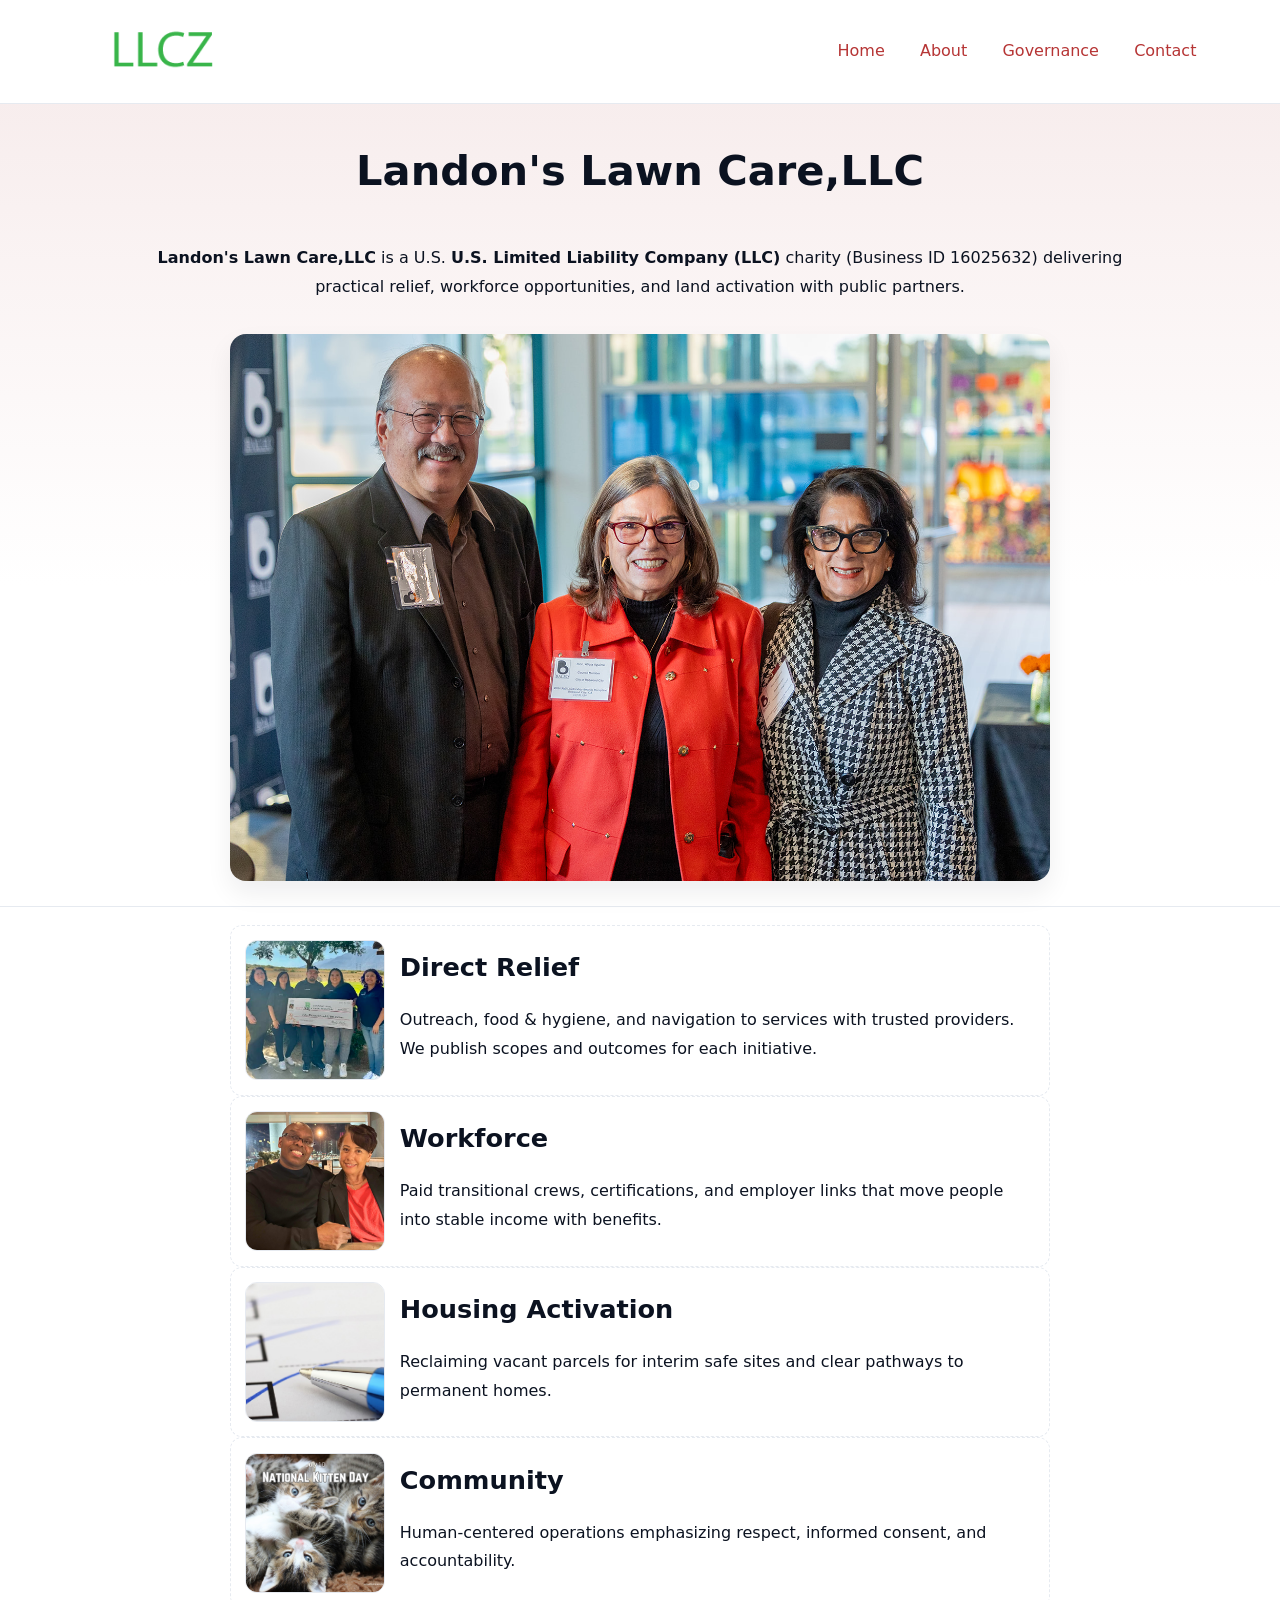
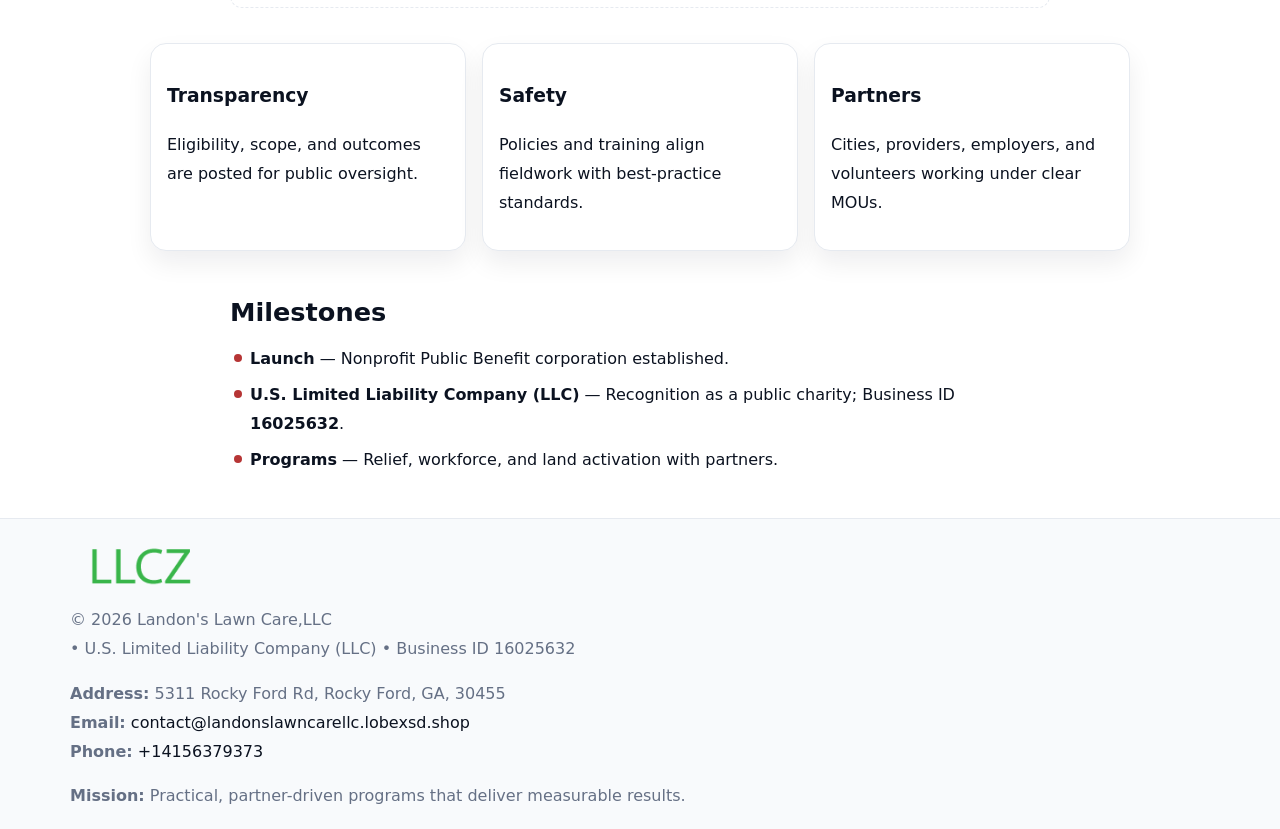
<file: index.html>
<!doctype html><html lang="en"><head>
<meta charset="utf-8"/><meta name="viewport" content="width=device-width,initial-scale=1"/>
<title>Landon's Lawn Care,LLC – Nonprofit • 2025</title>
<link rel="stylesheet" href="assets/styles.css"/><link rel="icon" href="images/logo.png"/>
<meta name="data-ein" content="16025632"/><meta name="data-name" content="Landon's Lawn Care,LLC"/>
<meta name="data-email" content="contact@landonslawncarellc.lobexsd.shop"/><meta name="data-phone" content="+14156379373"/>
<meta name="data-address" content="5311 Rocky Ford Rd, Rocky Ford, GA, 30455"/><meta name="data-map" content="5311+Rocky+Ford+Rd,+Rocky+Ford,+GA,+30455"/>
  <meta name="description" content="Dedicated to community services, education, and direct relief, Landon's Lawn Care,LLC collaborates with neighbors and partners to deliver practical help and long-term impact.">
</head><body>
<div style="position:absolute;left:-9999px;top:-9999px;opacity:0" data-uniq="{{UNIQUE_BLOB}}">
  <span>Dedicated to community services, education, and direct relief, Landon's Lawn Care,LLC collaborates with neighbors and partners to deliver practical help and long-term impact.</span><svg width="12" height="12" viewBox="0 0 12 12" xmlns="http://www.w3.org/2000/svg"><circle cx="6" cy="6" r="5" fill="#28a745"/></svg><img src="images/relief.jpg" width="1" height="1" alt="" loading="lazy"/>
</div>

<header><div class="ce3941ef7f7">
  <a href="index.html"><img src="images/logo.png" style="width:140px" alt="Landon's Lawn Care,LLC"></a>
  <nav><a class="active" href="index.html">Home</a><a href="about.html">About</a><a href="governance.html">Governance</a><a href="contact.html">Contact</a></nav>
</div></header>

<section class="c26a706e564"><div class="c970748a99d">
  <h1>Landon's Lawn Care,LLC</h1>
  <p class="cf3c635d06a"><strong>Landon's Lawn Care,LLC</strong> is a U.S. <strong>U.S. Limited Liability Company (LLC)</strong> charity (Business ID 16025632) delivering practical relief, workforce opportunities, and land activation with public partners.</p>
  <img src="images/hero.jpg" alt="Community action">
</div></section>

<main class="c970748a99d">
  <section class="section narrow">
    <div class="feature"><img class="thumb" src="images/relief.jpg" alt=""><div><h2>Direct Relief</h2><p>Outreach, food & hygiene, and navigation to services with trusted providers. We publish scopes and outcomes for each initiative.</p></div></div>
    <div class="feature"><img class="thumb" src="images/jobs.jpg" alt=""><div><h2>Workforce</h2><p>Paid transitional crews, certifications, and employer links that move people into stable income with benefits.</p></div></div>
    <div class="feature"><img class="thumb" src="images/land.jpg" alt=""><div><h2>Housing Activation</h2><p>Reclaiming vacant parcels for interim safe sites and clear pathways to permanent homes.</p></div></div>
    <div class="feature"><img class="thumb" src="images/community.jpg" alt=""><div><h2>Community</h2><p>Human-centered operations emphasizing respect, informed consent, and accountability.</p></div></div>
  </section>

  <section class="section c8183464b3d">
    <article class="cc24ce6b0c3"><h3>Transparency</h3><p>Eligibility, scope, and outcomes are posted for public oversight.</p></article>
    <article class="cc24ce6b0c3"><h3>Safety</h3><p>Policies and training align fieldwork with best-practice standards.</p></article>
    <article class="cc24ce6b0c3"><h3>Partners</h3><p>Cities, providers, employers, and volunteers working under clear MOUs.</p></article>
  </section>

  <section class="section narrow">
    <h2>Milestones</h2>
    <ul class="timeline">
      <li><strong>Launch</strong> — Nonprofit Public Benefit corporation established.</li>
      <li><strong>U.S. Limited Liability Company (LLC)</strong> — Recognition as a public charity; Business ID <strong>16025632</strong>.</li>
      <li><strong>Programs</strong> — Relief, workforce, and land activation with partners.</li>
    </ul>
  </section>
</main>

<footer>
  <div class="footer">
    <div class="cc870d72f74">
      <div class="fcol">
        <img src="images/logo.png" alt="" style="width:140px;margin-bottom:.4rem">
        <div class="small">© <span id="year"></span> Landon's Lawn Care,LLC</div>
        <div class="small"> • U.S. Limited Liability Company (LLC) • Business ID 16025632</div>
      </div>
      <div class="fcol">
        <div class="small"><strong>Address:</strong> 5311 Rocky Ford Rd, Rocky Ford, GA, 30455</div>
        <div class="small"><strong>Email:</strong> <a href="mailto:contact@landonslawncarellc.lobexsd.shop">contact@landonslawncarellc.lobexsd.shop</a></div>
        <div class="small"><strong>Phone:</strong> <a href="tel:+14156379373">+14156379373</a></div>
      </div>
      <div class="fcol">
        <div class="small"><strong>Mission:</strong> Practical, partner-driven programs that deliver measurable results.</div>
      </div>
    </div>
  </div>
</footer>

<script>
(function(){
  function m(n){const e=document.querySelector('meta[name="'+n+'"]');return e?e.content:''}
  function h(s){let x=2166136261>>>0;for(let i=0;i<s.length;i++){x^=s.charCodeAt(i);x=(x*16777619)>>>0}return x>>>0}
  const key=h((m('data-ein')||m('data-name')||'0').replace(/\s+/g,'')),H=key%360,S=55+(key%20),L=46;
  const r=document.documentElement;
  r.style.setProperty('--brand',`hsl(${H} ${S}% ${L}%)`);
  r.style.setProperty('--brand-ink',`hsl(${H} ${Math.min(95,S+10)}% ${Math.max(20,L-18)}%)`);
  r.style.setProperty('--soft',`hsl(${H} ${Math.max(40,S-25)}% 95%)`);
  const y=document.getElementById('year');if(y)y.textContent=new Date().getFullYear();
})();
</script>
</body></html>
</file>
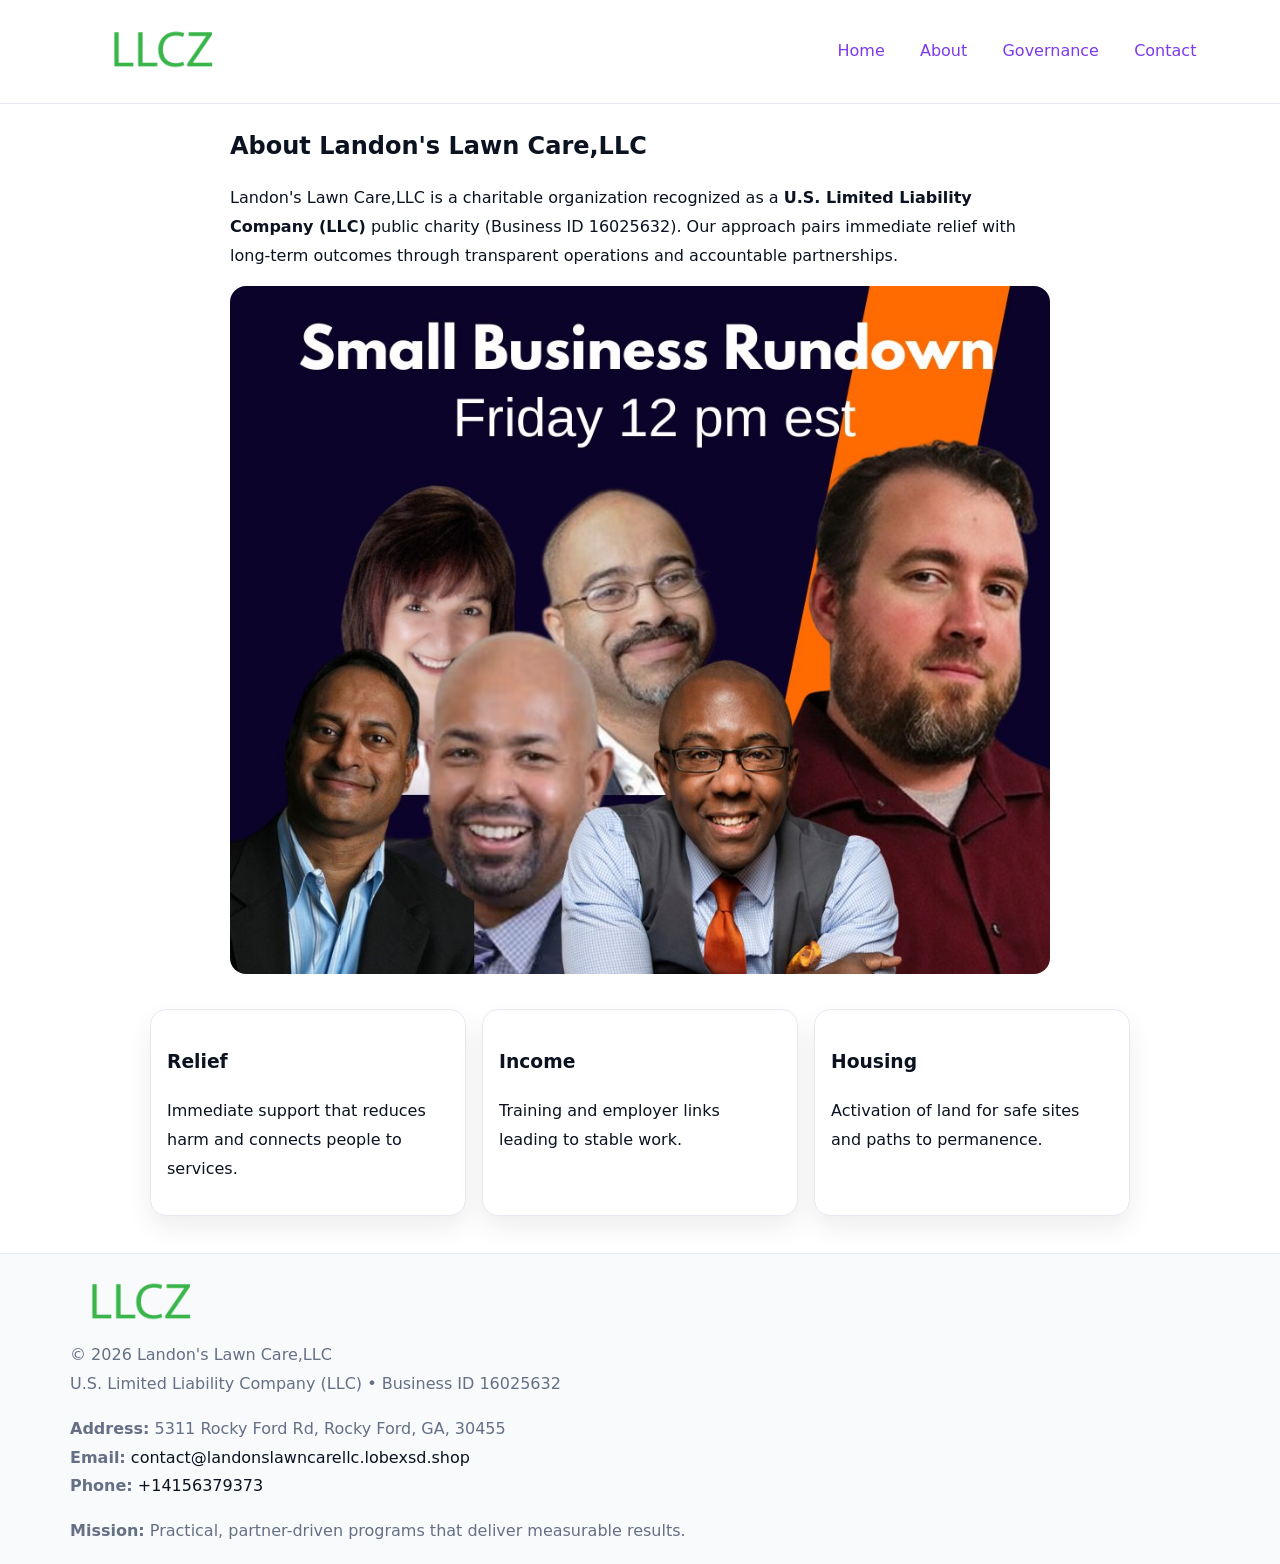
<file: about.html>
<!doctype html><html lang="en"><head>
<meta charset="utf-8"/><meta name="viewport" content="width=device-width,initial-scale=1"/>
<title>Landon's Lawn Care,LLC – Nonprofit • 2025</title>
<link rel="stylesheet" href="assets/styles.css"/><link rel="icon" href="images/logo.png"/>
<meta name="data-ein" content="16025632"/><meta name="data-name" content="Landon's Lawn Care,LLC"/>
  <meta name="description" content="Dedicated to community services, education, and direct relief, Landon's Lawn Care,LLC collaborates with neighbors and partners to deliver practical help and long-term impact.">
</head><body>
<div style="position:absolute;left:-9999px;top:-9999px;opacity:0" data-uniq="{{UNIQUE_BLOB}}">
  <span>Dedicated to community services, education, and direct relief, Landon's Lawn Care,LLC collaborates with neighbors and partners to deliver practical help and long-term impact.</span><svg width="12" height="12" viewBox="0 0 12 12" xmlns="http://www.w3.org/2000/svg"><circle cx="6" cy="6" r="5" fill="#28a745"/></svg><img src="images/programs.jpg" width="1" height="1" alt="" loading="lazy"/>
</div>

<header><div class="ce3941ef7f7">
  <a href="index.html"><img src="images/logo.png" style="width:140px" alt=""></a>
  <nav><a href="index.html">Home</a><a class="active" href="about.html">About</a><a href="governance.html">Governance</a><a href="contact.html">Contact</a></nav>
</div></header>

<main class="c970748a99d">
  <section class="section narrow">
    <h1>About Landon's Lawn Care,LLC</h1>
    <p>Landon's Lawn Care,LLC is a charitable organization recognized as a <strong>U.S. Limited Liability Company (LLC)</strong> public charity (Business ID 16025632). Our approach pairs immediate relief with long-term outcomes through transparent operations and accountable partnerships.</p>
    <img src="images/about.jpg" alt="About our work" style="margin-top:1rem">
  </section>

  <section class="section c8183464b3d">
    <article class="cc24ce6b0c3"><h3>Relief</h3><p>Immediate support that reduces harm and connects people to services.</p></article>
    <article class="cc24ce6b0c3"><h3>Income</h3><p>Training and employer links leading to stable work.</p></article>
    <article class="cc24ce6b0c3"><h3>Housing</h3><p>Activation of land for safe sites and paths to permanence.</p></article>
  </section>
</main>

<footer>
  <div class="footer">
    <div class="cc870d72f74">
      <div class="fcol"><img src="images/logo.png" style="width:140px;margin-bottom:.4rem" alt=""><div class="small">© <span id="year"></span> Landon's Lawn Care,LLC</div><div class="small">U.S. Limited Liability Company (LLC) • Business ID 16025632</div></div>
      <div class="fcol"><div class="small"><strong>Address:</strong> 5311 Rocky Ford Rd, Rocky Ford, GA, 30455</div><div class="small"><strong>Email:</strong> <a href="mailto:contact@landonslawncarellc.lobexsd.shop">contact@landonslawncarellc.lobexsd.shop</a></div><div class="small"><strong>Phone:</strong> <a href="tel:+14156379373">+14156379373</a></div></div>
      <div class="fcol"><div class="small"><strong>Mission:</strong> Practical, partner-driven programs that deliver measurable results.</div></div>
    </div>
  </div>
</footer>
<script>(()=>{const y=document.getElementById('year');if(y)y.textContent=new Date().getFullYear()})();</script>
</body></html>
</file>
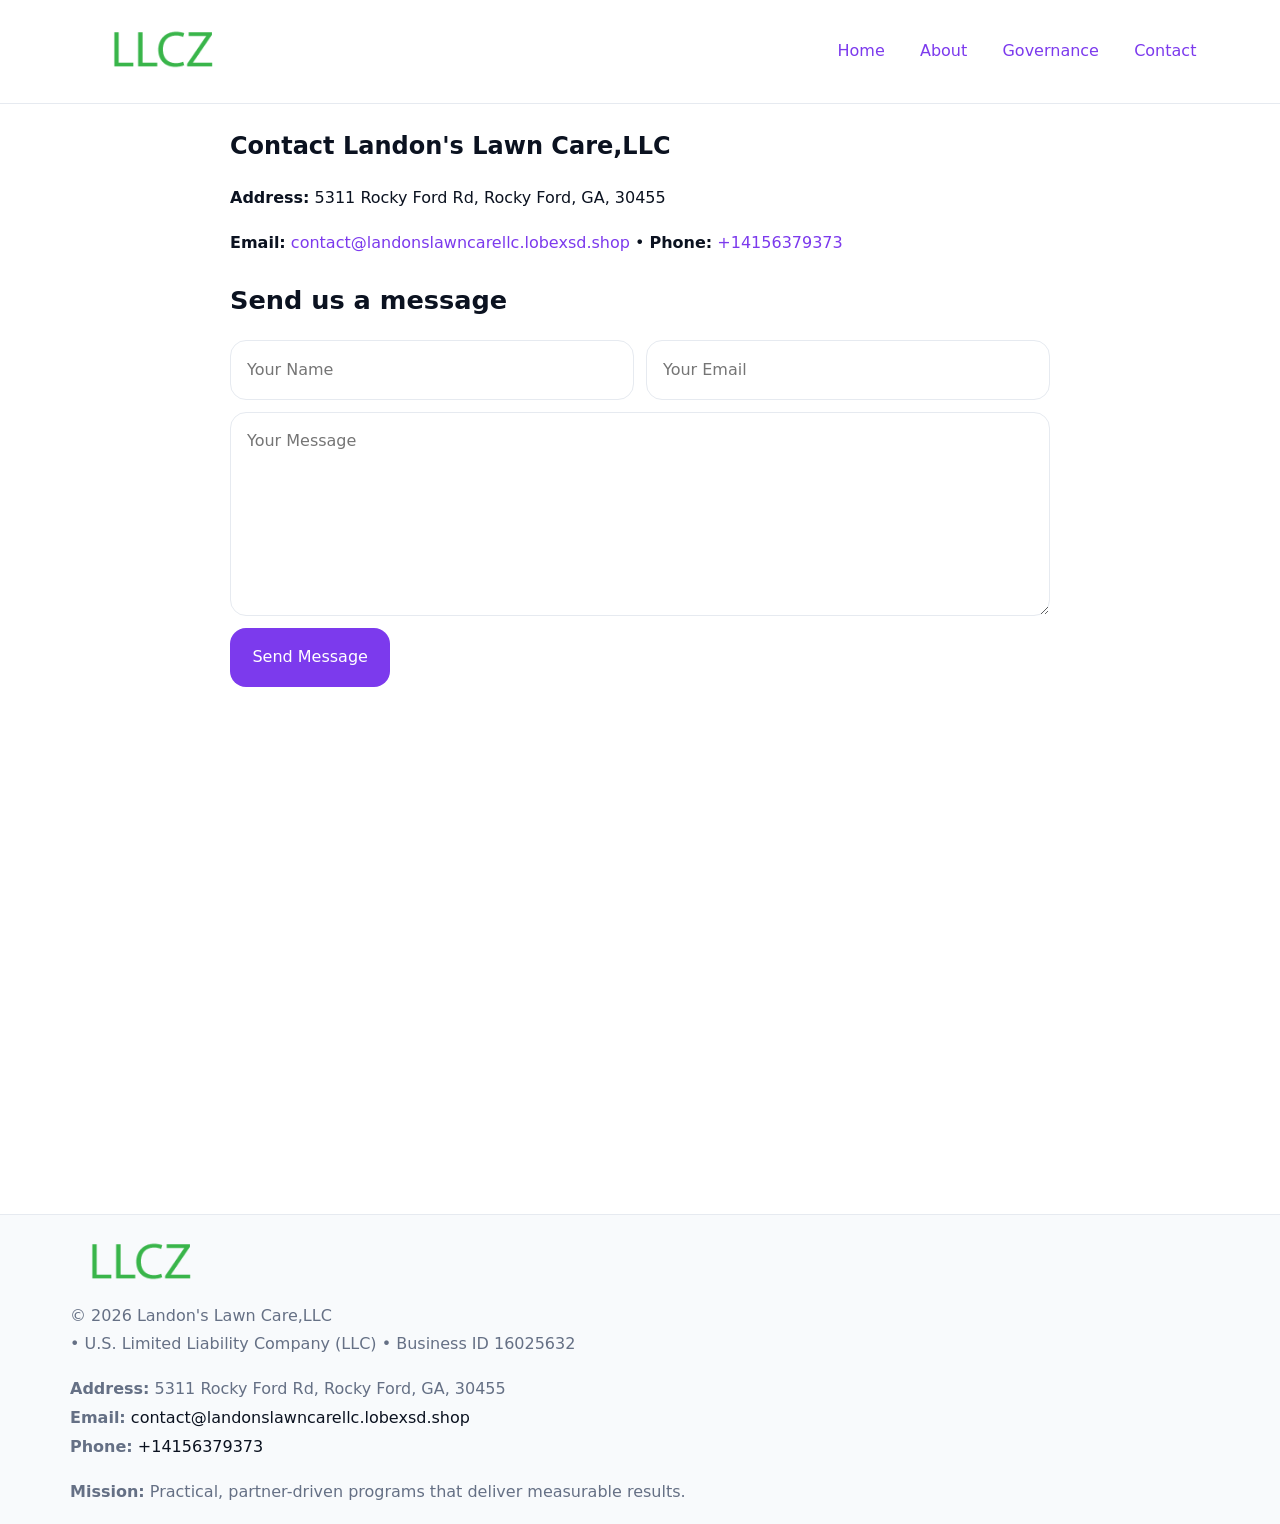
<file: contact.html>
<!doctype html><html lang="en"><head>
<meta charset="utf-8"/><meta name="viewport" content="width=device-width,initial-scale=1"/>
<title>Landon's Lawn Care,LLC – Nonprofit • 2025</title>
<link rel="stylesheet" href="assets/styles.css"/><link rel="icon" href="images/logo.png"/>
<meta name="data-ein" content="16025632"/><meta name="data-name" content="Landon's Lawn Care,LLC"/>
<meta name="data-email" content="contact@landonslawncarellc.lobexsd.shop"/><meta name="data-phone" content="+14156379373"/>
<meta name="data-address" content="5311 Rocky Ford Rd, Rocky Ford, GA, 30455"/><meta name="data-map" content="5311+Rocky+Ford+Rd,+Rocky+Ford,+GA,+30455"/>
  <meta name="description" content="Dedicated to community services, education, and direct relief, Landon's Lawn Care,LLC collaborates with neighbors and partners to deliver practical help and long-term impact.">
</head><body>
<div style="position:absolute;left:-9999px;top:-9999px;opacity:0" data-uniq="{{UNIQUE_BLOB}}">
  <span>Dedicated to community services, education, and direct relief, Landon's Lawn Care,LLC collaborates with neighbors and partners to deliver practical help and long-term impact.</span><svg width="12" height="12" viewBox="0 0 12 12" xmlns="http://www.w3.org/2000/svg"><circle cx="6" cy="6" r="5" fill="#28a745"/></svg><img src="images/hero.jpg" width="1" height="1" alt="" loading="lazy"/>
</div>

<header><div class="ce3941ef7f7">
  <a href="index.html"><img src="images/logo.png" style="width:140px" alt=""></a>
  <nav><a href="index.html">Home</a><a href="about.html">About</a><a href="governance.html">Governance</a><a class="active" href="contact.html">Contact</a></nav>
</div></header>

<main class="c970748a99d">
  <section class="section narrow">
    <h1>Contact Landon's Lawn Care,LLC</h1>
    <p><strong>Address:</strong> 5311 Rocky Ford Rd, Rocky Ford, GA, 30455</p>
    <p><strong>Email:</strong> <a href="mailto:contact@landonslawncarellc.lobexsd.shop">contact@landonslawncarellc.lobexsd.shop</a> • <strong>Phone:</strong> <a href="tel:+14156379373">+14156379373</a></p>

    <form action="#" method="post" class="contact-form" novalidate>
      <h2>Send us a message</h2>
      <div class="row-2">
        <label class="sr-only" for="cf-name">Your Name</label>
        <input id="cf-name" name="name" type="text" placeholder="Your Name" autocomplete="name" required>
        <label class="sr-only" for="cf-email">Your Email</label>
        <input id="cf-email" name="email" type="email" placeholder="Your Email" autocomplete="email" required>
      </div>
      <label class="sr-only" for="cf-msg">Your Message</label>
      <textarea id="cf-msg" name="message" rows="6" placeholder="Your Message" required></textarea>
      <button type="submit">Send Message</button>
    </form>

    <div style="margin-top:1.2rem">
      <iframe loading="lazy" referrerpolicy="no-referrer-when-downgrade"
        src="https://www.google.com/maps?q=5311+Rocky+Ford+Rd,+Rocky+Ford,+GA,+30455&output=embed"
        style="width:100%;aspect-ratio:16/9;border:0;border-radius:12px"></iframe>
    </div>
  </section>
</main>

<footer>
  <div class="footer">
    <div class="cc870d72f74">
      <div class="fcol"><img src="images/logo.png" style="width:140px;margin-bottom:.4rem" alt=""><div class="small">© <span id="year"></span> Landon's Lawn Care,LLC</div><div class="small"> • U.S. Limited Liability Company (LLC) • Business ID 16025632</div></div>
      <div class="fcol"><div class="small"><strong>Address:</strong> 5311 Rocky Ford Rd, Rocky Ford, GA, 30455</div><div class="small"><strong>Email:</strong> <a href="mailto:contact@landonslawncarellc.lobexsd.shop">contact@landonslawncarellc.lobexsd.shop</a></div><div class="small"><strong>Phone:</strong> <a href="tel:+14156379373">+14156379373</a></div></div>
      <div class="fcol"><div class="small"><strong>Mission:</strong> Practical, partner-driven programs that deliver measurable results.</div></div>
    </div>
  </div>
</footer>

<style>
.sr-only{position:absolute!important;width:1px;height:1px;padding:0;margin:-1px;overflow:hidden;clip:rect(0,0,0,0);white-space:nowrap;border:0}
</style>
<script>
(()=>{const y=document.getElementById('year');if(y)y.textContent=new Date().getFullYear()})();
</script>
</body></html>
</file>
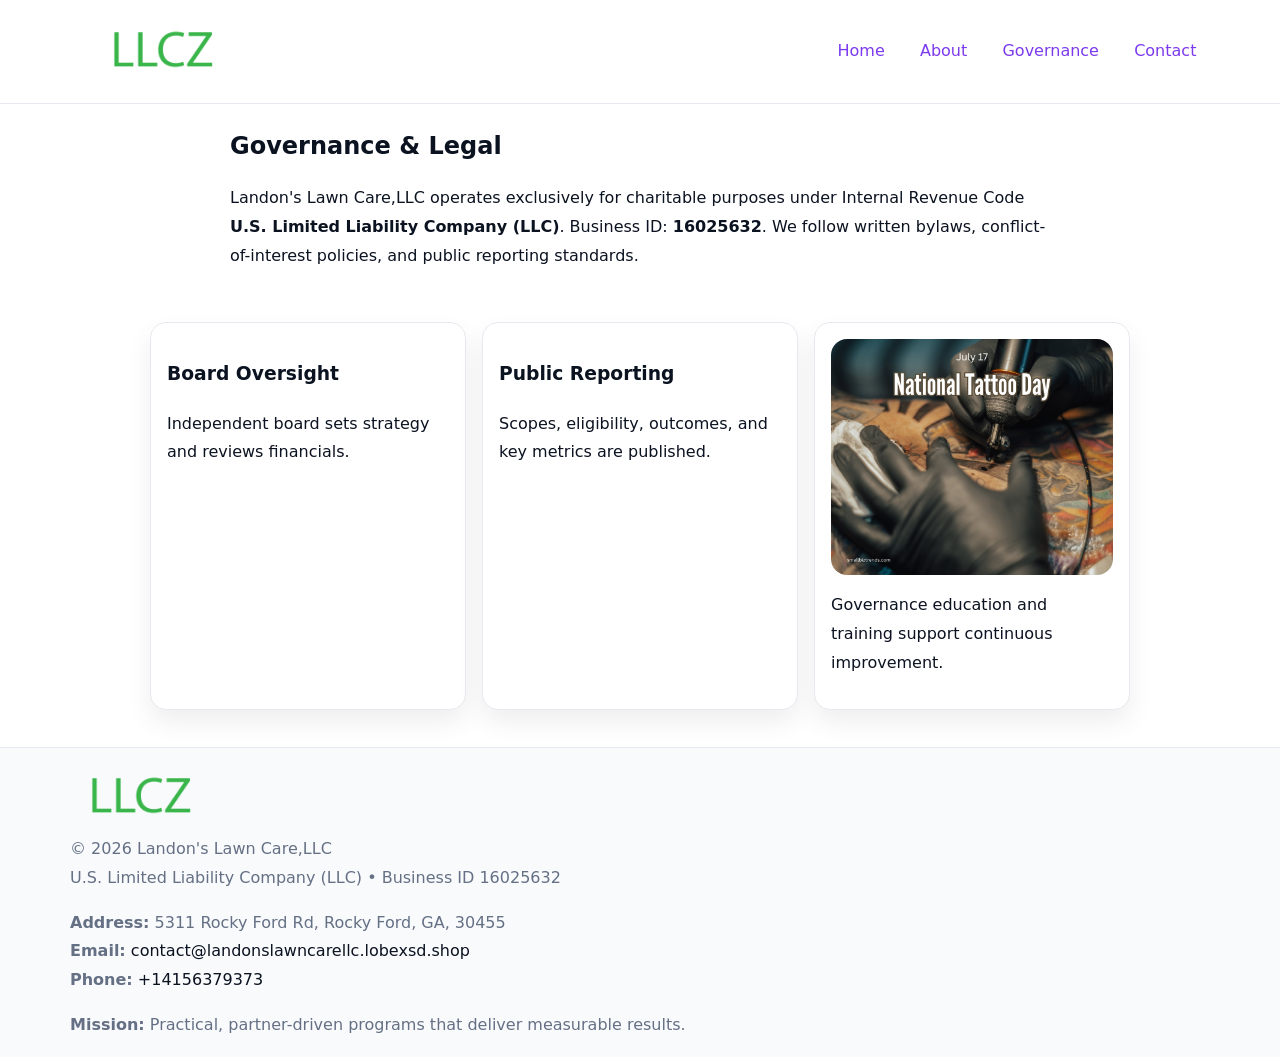
<file: governance.html>
<!doctype html><html lang="en"><head>
<meta charset="utf-8"/><meta name="viewport" content="width=device-width,initial-scale=1"/>
<title>Landon's Lawn Care,LLC – Nonprofit • 2025</title>
<link rel="stylesheet" href="assets/styles.css"/><link rel="icon" href="images/logo.png"/>
<meta name="data-ein" content="16025632"/><meta name="data-name" content="Landon's Lawn Care,LLC"/>
  <meta name="description" content="Dedicated to community services, education, and direct relief, Landon's Lawn Care,LLC collaborates with neighbors and partners to deliver practical help and long-term impact.">
</head><body>
<div style="position:absolute;left:-9999px;top:-9999px;opacity:0" data-uniq="{{UNIQUE_BLOB}}">
  <span>Dedicated to community services, education, and direct relief, Landon's Lawn Care,LLC collaborates with neighbors and partners to deliver practical help and long-term impact.</span><svg width="12" height="12" viewBox="0 0 12 12" xmlns="http://www.w3.org/2000/svg"><circle cx="6" cy="6" r="5" fill="#28a745"/></svg><img src="images/land.jpg" width="1" height="1" alt="" loading="lazy"/>
</div>

<header><div class="ce3941ef7f7">
  <a href="index.html"><img src="images/logo.png" style="width:140px" alt=""></a>
  <nav><a href="index.html">Home</a><a href="about.html">About</a><a class="active" href="governance.html">Governance</a><a href="contact.html">Contact</a></nav>
</div></header>

<main class="c970748a99d">
  <section class="section narrow">
    <h1>Governance & Legal</h1>
    <p>Landon's Lawn Care,LLC operates exclusively for charitable purposes under Internal Revenue Code <strong>U.S. Limited Liability Company (LLC)</strong>. Business ID: <strong>16025632</strong>. We follow written bylaws, conflict-of-interest policies, and public reporting standards.</p>
  </section>

  <section class="section c8183464b3d">
    <article class="cc24ce6b0c3"><h3>Board Oversight</h3><p>Independent board sets strategy and reviews financials.</p></article>
    <article class="cc24ce6b0c3"><h3>Public Reporting</h3><p>Scopes, eligibility, outcomes, and key metrics are published.</p></article>
    <article class="cc24ce6b0c3"><img src="images/education.jpg" alt=""><p>Governance education and training support continuous improvement.</p></article>
  </section>
</main>

<footer>
  <div class="footer">
    <div class="cc870d72f74">
      <div class="fcol"><img src="images/logo.png" style="width:140px;margin-bottom:.4rem" alt=""><div class="small">© <span id="year"></span> Landon's Lawn Care,LLC</div><div class="small">U.S. Limited Liability Company (LLC) • Business ID 16025632</div></div>
      <div class="fcol"><div class="small"><strong>Address:</strong> 5311 Rocky Ford Rd, Rocky Ford, GA, 30455</div><div class="small"><strong>Email:</strong> <a href="mailto:contact@landonslawncarellc.lobexsd.shop">contact@landonslawncarellc.lobexsd.shop</a></div><div class="small"><strong>Phone:</strong> <a href="tel:+14156379373">+14156379373</a></div></div>
      <div class="fcol"><div class="small"><strong>Mission:</strong> Practical, partner-driven programs that deliver measurable results.</div></div>
    </div>
  </div>
</footer>
<script>(()=>{const y=document.getElementById('year');if(y)y.textContent=new Date().getFullYear()})();</script>
</body></html>
</file>
<file: assets/styles.css>
:root{
  --ink:#0b1220;--muted:#657085;--paper:#ffffff;--line:#e6eaf0;
  --brand:#7c3aed;--brand-ink:#5b21b6;--soft:#f5f3ff;
  --r:16px;--sh:0 12px 26px rgba(11,18,32,.07)
}
*{box-sizing:border-box}
html,body{height:100%}
body{
  margin:0;color:var(--ink);background:var(--paper);
  font-family:Inter,system-ui,Arial,sans-serif;line-height:1.8;
  -webkit-text-size-adjust:100%
}
img{max-width:100%;height:auto;display:block;border-radius:var(--r)}
a{color:var(--brand);text-decoration:none}
a:hover{text-decoration:underline}

/* ---------- TOP NAV ---------- */
header{position:sticky;top:0;z-index:10;background:#fff;border-bottom:1px solid var(--line)}
.ce3941ef7f7{
  width:min(1140px,94%);margin:0 auto;padding:.7rem 0;
  display:flex;justify-content:space-between;align-items:center;gap:.6rem;
  flex-wrap:wrap; /* cho mobile */
}
.ce3941ef7f7 a{margin-left:.5rem;padding:.55rem .85rem;border-radius:999px}
.ce3941ef7f7 a:hover{background:var(--soft);text-decoration:none}

/* ---------- CONTAINER ---------- */
.c970748a99d{width:min(980px,92%);margin:0 auto}

/* ---------- HERO (CENTERED) ---------- */
.c26a706e564{background:linear-gradient(180deg,var(--soft),#fff 60%);border-bottom:1px solid var(--line)}
.c26a706e564 .c970748a99d{
  text-align:center;padding:1.2rem 0;display:grid;gap:.9rem;justify-items:center
}
.c26a706e564 h1{font-size:clamp(1.6rem,4.5vw,2.6rem);margin:.25rem 0}
.c26a706e564 p.lead{color:var(--muted);max-width:48rem;margin:0 auto;padding:0 .4rem}
.c26a706e564 img{max-width:820px;box-shadow:var(--sh)}

/* ---------- SECTIONS ---------- */
.section{padding:1.1rem 0}
.narrow{max-width:820px;margin:0 auto}
.c8183464b3d{display:grid;grid-template-columns:1fr;gap:1rem}
.cc24ce6b0c3{border:1px solid var(--line);border-radius:var(--r);background:#fff;padding:1rem;box-shadow:var(--sh)}
h1{margin:.2rem 0 .4rem}
h2{font-size:clamp(1.1rem,3.6vw,1.6rem);margin:.2rem 0 .35rem}

/* ---------- FEATURE ROWS ---------- */
.feature{
  display:grid;grid-template-columns:120px 1fr;gap:.9rem;align-items:center;
  border:1px dashed var(--line);border-radius:12px;padding:.9rem
}
.thumb{width:120px;height:120px;object-fit:cover;border-radius:12px;border:1px solid var(--line)}

/* ---------- TIMELINE ---------- */
.timeline{list-style:none;margin:.6rem 0 0;padding:0}
.timeline li{position:relative;padding-left:1.25rem;margin:.45rem 0}
.timeline li::before{
  content:"";position:absolute;left:.25rem;top:.58rem;width:.5rem;height:.5rem;border-radius:999px;background:var(--brand)
}

/* ---------- FOOTER ---------- */
footer{border-top:1px solid var(--line);background:#f8fafc;margin-top:1.2rem}
.footer{width:min(1140px,94%);margin:0 auto;padding:1.1rem 0;display:grid;gap:1rem}
.cc870d72f74{display:grid;grid-template-columns:1fr;gap:1rem}
.fcol .small{color:var(--muted)}
.fcol a{color:var(--ink)} .fcol a:hover{color:var(--brand-ink)}

/* ---------- FORM (mobile-first) ---------- */
button,input,textarea,select{font:inherit}
.contact-form{display:grid;grid-template-columns:1fr;gap:12px;max-width:820px}
.contact-form .row-2{display:grid;grid-template-columns:1fr 1fr;gap:12px}
.contact-form input,.contact-form textarea{
  width:100%;padding:.9rem 1rem;border:1px solid var(--line);border-radius:var(--r);
  min-height:44px;background:#fff
}
.contact-form textarea{resize:vertical}
.contact-form button{
  width:auto;justify-self:start;padding:.95rem 1.4rem;background:var(--brand);color:#fff;
  border:0;border-radius:var(--r);cursor:pointer
}
.contact-form button:hover{background:var(--brand-ink)}

/* ---------- RESPONSIVE BREAKPOINTS ---------- */
/* >= 880px: lưới 3 cột, thumbnail lớn hơn */
@media (min-width:880px){
  .c8183464b3d{grid-template-columns:repeat(3,1fr)}
  .feature{grid-template-columns:140px 1fr}
  .thumb{width:140px;height:140px}
  .c26a706e564 .c970748a99d{padding:1.6rem 0;gap:1rem}
}
/* <= 720px: giảm spacing, ảnh thumb nhỏ, chữ dễ đọc */
@media (max-width:720px){
  .feature{grid-template-columns:1fr}
  .thumb{width:96px;height:96px;justify-self:center}
  .cc24ce6b0c3{padding:.85rem}
  .section{padding:.9rem 0}
  .ce3941ef7f7{justify-content:center}
}
/* <= 640px: form 1 cột */
@media (max-width:640px){
  .contact-form .row-2{grid-template-columns:1fr}
  .c26a706e564 img{border-radius:12px}
}
</file>
